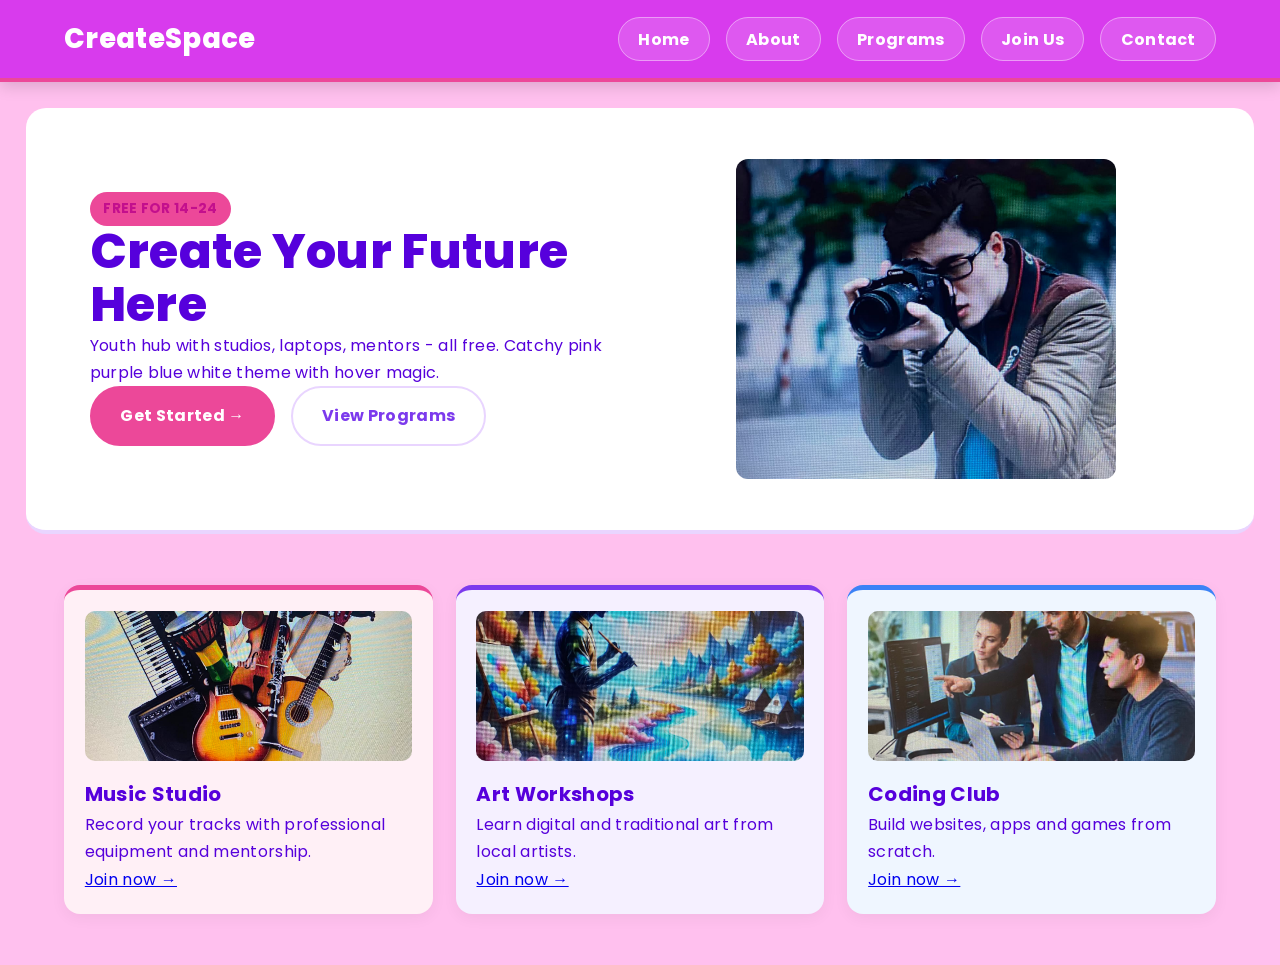
<file: CreateSpace/index.html>
<!DOCTYPE html>
<html lang="en">
<head>
  <meta charset="UTF-8">
  <meta name="viewport" content="width=device-width, initial-scale=1.0">
  <title>CreateSpace Youth Hub - Home</title>
  <!-- 2.5 External CSS link - external stylesheet only -->
  <link rel="stylesheet" href="css_assets/myfirststyles.css">
  <link href="https://fonts.googleapis.com/css2?family=Poppins:wght@400;700;800&display=swap" rel="stylesheet">
</head>
<body>
  <!-- Header: Flexbox layout -->
  <header class="site-header">
    <div class="brand-name"> CreateSpace</div>
    <nav aria-label="Main navigation">
      <ul class="main-menu">
        <!-- Navigation links with hover focus active visual styles -->
        <li><a href="index.html">Home</a></li>
        <li><a href="about.html">About</a></li>
        <li><a href="products.html">Programs</a></li>
        <li><a href="enquiries.html">Join Us</a></li>
        <li><a href="contact.html">Contact</a></li>
      </ul>
    </nav>
  </header>

  <!-- Hero Section -->
  <section class="hero-section">
    <div class="hero-content">
      <!-- Tag badge with gradient -->
      <span class="top-tag">FREE FOR 14-24</span>
      <!--  Typography heading with gradient -->
      <h1>Create Your <span class="gradient-word">Future</span> Here</h1>
      <p class="intro-text">Youth hub with studios, laptops, mentors - all free. Catchy pink purple blue white theme with hover magic.</p>
      <div style="display:flex; gap:1em; flex-wrap:wrap;">
        <a href="enquiries.html" class="action-btn pink-btn">Get Started →</a>
        <a href="products.html" class="action-btn light-btn">View Programs</a>
      </div>
    </div>
    <div class="hero-visual">
      <!--  Responsive Images -->
      <picture>
        <source media="(max-width:480px)" srcset="images/photography.jpg 480w">
        <source media="(max-width:768px)" srcset="images/photography.jpg 768w">
        <img src="images/photography.jpg" 
             alt="Youth creator with camera" 
             sizes="(max-width:480px) 90vw, (max-width:768px) 80vw, 400px">
      </picture>
    </div>
  </section>

  <!-- Cards Grid-->
  <section class="card-grid">
    <div class="content-card">
      <img src="images/music.jpg" alt="Music studio" srcset="images/music.jpg 400w, images/music.jpg 800w" sizes="(max-width:768px) 100vw, 33vw">
      <h2>Music Studio</h2>
      <p>Record your tracks with professional equipment and mentorship.</p>
      <a href="enquiries.html" class="card-link">Join now →</a>
    </div>
    <!-- Card 2 -->
    <div class="content-card">
      <img src="images/art.jpg" alt="Art workshop" srcset="images/art.jpg 400w, images/art.jpg 800w" sizes="(max-width:768px) 100vw, 33vw">
      <h2> Art Workshops</h2>
      <p>Learn digital and traditional art from local artists.</p>
      <a href="enquiries.html" class="card-link">Join now →</a>
    </div>
    <!-- Card 3 -->
    <div class="content-card">
      <img src="images/coding.jpg" alt="Coding club" srcset="images/coding.jpg 400w, images/coding.jpg 800w" sizes="(max-width:768px) 100vw, 33vw">
      <h2> Coding Club</h2>
      <p>Build websites, apps and games from scratch.</p>
      <a href="enquiries.html" class="card-link">Join now →</a>
    </div>
  </section>
</body>
</html>
</file>
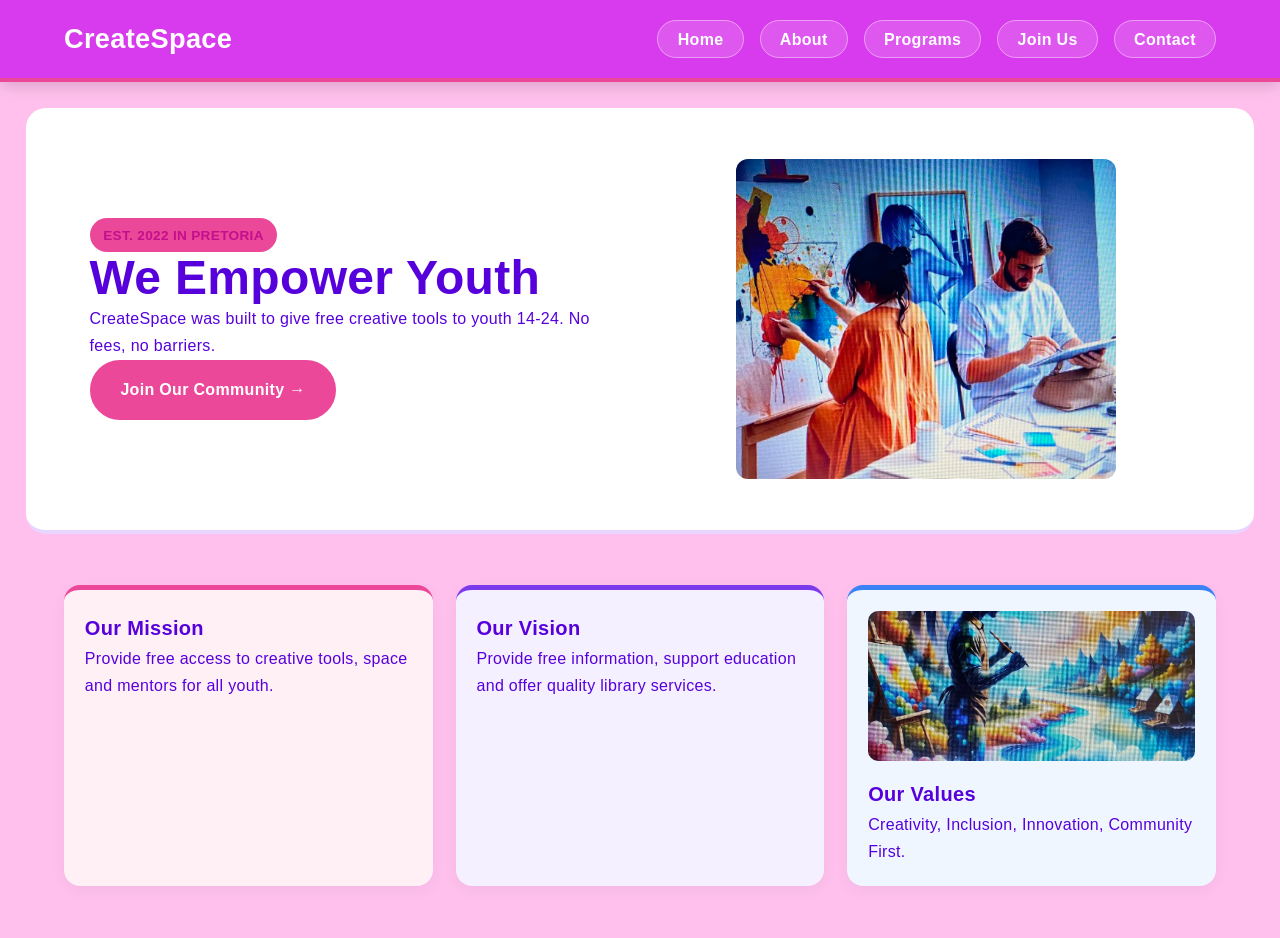
<file: CreateSpace/about.html>
<!DOCTYPE html>
<html lang="en">
<head>
  <meta charset="UTF-8"><meta name="viewport" content="width=device-width, initial-scale=1.0">
  <title>About - CreateSpace</title>
  <link rel="stylesheet" href="css_assets/myfirststyles.css">
</head>
<body>
  <!-- Header with Flexbox  -->
  <header class="site-header">
    <div class="brand-name"> CreateSpace</div>
    <nav aria-label="Main navigation">
      <ul class="main-menu">
        <li><a href="index.html">Home</a></li>
        <li><a href="about.html">About</a></li>
        <li><a href="products.html">Programs</a></li>
        <li><a href="enquiries.html">Join Us</a></li>
        <li><a href="contact.html">Contact</a></li>
      </ul>
    </nav>
  </header>

  <!-- Hero Grid - uses grid-template-areas -->
  <section class="hero-section">
    <div class="hero-content">
      <span class="top-tag">EST. 2022 IN PRETORIA</span>
      <h1>We Empower <span class="gradient-word">Youth</span></h1>
      <p class="intro-text">CreateSpace was built to give free creative tools to youth 14-24. No fees, no barriers.</p>
      <a href="enquiries.html" class="action-btn pink-btn">Join Our Community →</a>
    </div>
    <div class="hero-visual">
      <!-- Responsive image with srcset -->
      <img src="images/photo.jpg" alt="Youth group" srcset="images/photo.jpg 480w, images/photo.jpg 800w" sizes="(max-width:768px) 90vw, 400px">
    </div>
  </section>

  <!-- Breakpoints -->
  <section class="card-grid">
    <div class="content-card">
      <h2> Our Mission</h2>
      <p>Provide free access to creative tools, space and mentors for all youth.</p>
    </div>
    <div class="content-card">
      <h2> Our Vision</h2>
      <p>Provide free information, support education and offer quality library services.</p>
    </div>
    <div class="content-card">
      <img src="images/art.jpg" alt="Values" srcset="images/art.jpg 400w, images/art.jpg 800w" sizes="(max-width:768px) 100vw, 33vw">
      <h2> Our Values</h2>
      <p>Creativity, Inclusion, Innovation, Community First.</p>
    </div>
  </section>
</body>
</html>
</file>
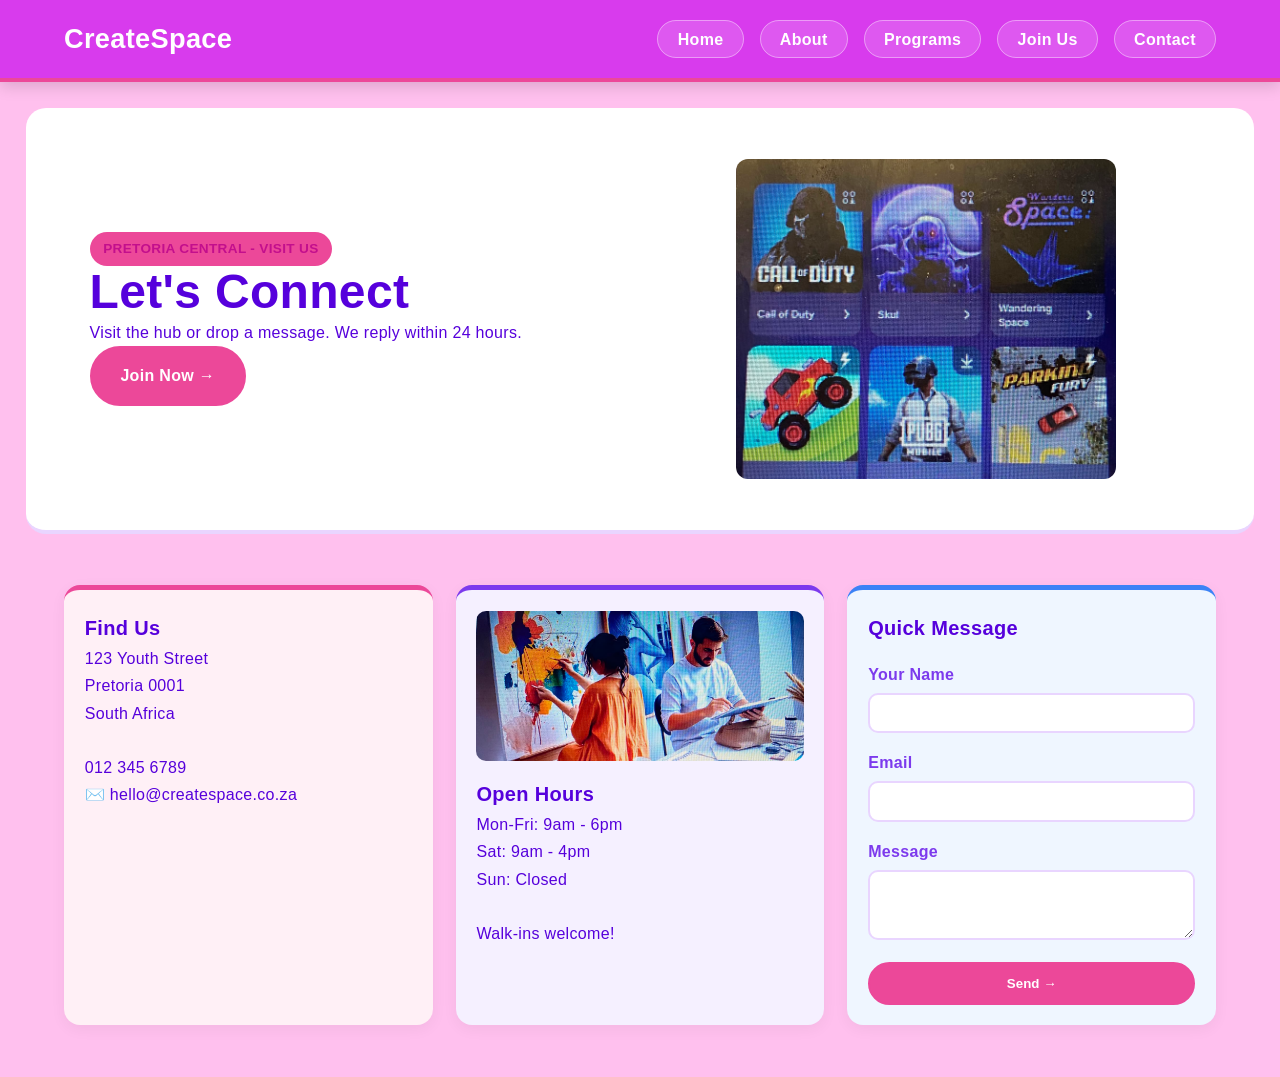
<file: CreateSpace/contact.html>
<!DOCTYPE html>
<html lang="en">
<head>
  <meta charset="UTF-8"><meta name="viewport" content="width=device-width, initial-scale=1.0">
  <title>Contact - CreateSpace</title>
  <link rel="stylesheet" href="css_assets/myfirststyles.css">
</head>
<body>
  <!-- Header with Flexbox -->
  <header class="site-header">
    <div class="brand-name"> CreateSpace</div>
    <nav aria-label="Main navigation">
      <ul class="main-menu">
        <li><a href="index.html">Home</a></li>
        <li><a href="about.html">About</a></li>
        <li><a href="products.html">Programs</a></li>
        <li><a href="enquiries.html">Join Us</a></li>
        <li><a href="contact.html">Contact</a></li>
      </ul>
    </nav>
  </header>

  <!-- Hero with Grid template areas -->
  <section class="hero-section">
    <div class="hero-content">
      <span class="top-tag">PRETORIA CENTRAL - VISIT US</span>
      <h1>Let's <span class="gradient-word">Connect</span></h1>
      <p class="intro-text">Visit the hub or drop a message. We reply within 24 hours.</p>
      <a href="enquiries.html" class="action-btn pink-btn">Join Now →</a>
    </div>
    <div class="hero-visual"><img src="images/gaming.jpg" alt="Contact" srcset="images/gaming.jpg 400w, images/gaming.jpg 800w" sizes="400px">
    </div>
  </section>

  <!-- Contact grid - 3 columns desktop, 1 column mobile -->
  <section class="card-grid">
    <div class="content-card">
      <h2> Find Us</h2>
      <p>123 Youth Street<br>Pretoria 0001<br>South Africa<br>
        <br> 012 345 6789<br>✉️ hello@createspace.co.za</p>
      </div>
    <div class="content-card">
      <img src="images/photo.jpg" alt="Our hub" srcset="images/photo.jpg 400w, images/photo.jpg 800w" sizes="(max-width:768px) 100vw, 33vw">
      <h2> Open Hours</h2>
      <p>Mon-Fri: 9am - 6pm<br>Sat: 9am - 4pm<br>Sun: Closed<br>
        <br>Walk-ins welcome!</p>
      </div>
    <div class="content-card form-wrap">
      <h2> Quick Message</h2>
      <form onsubmit="alert('Message sent!'); return false;">
        <label>Your Name</label>
        <input type="text" required>
        <label>Email</label>
        <input type="email" required>
        <label>Message</label>
        <textarea rows="3" required>
     </textarea>
        <button type="submit" class="action-btn pink-btn full-width">Send →</button>
      </form>
    </div>
  </section>
</body>
</html>
</file>
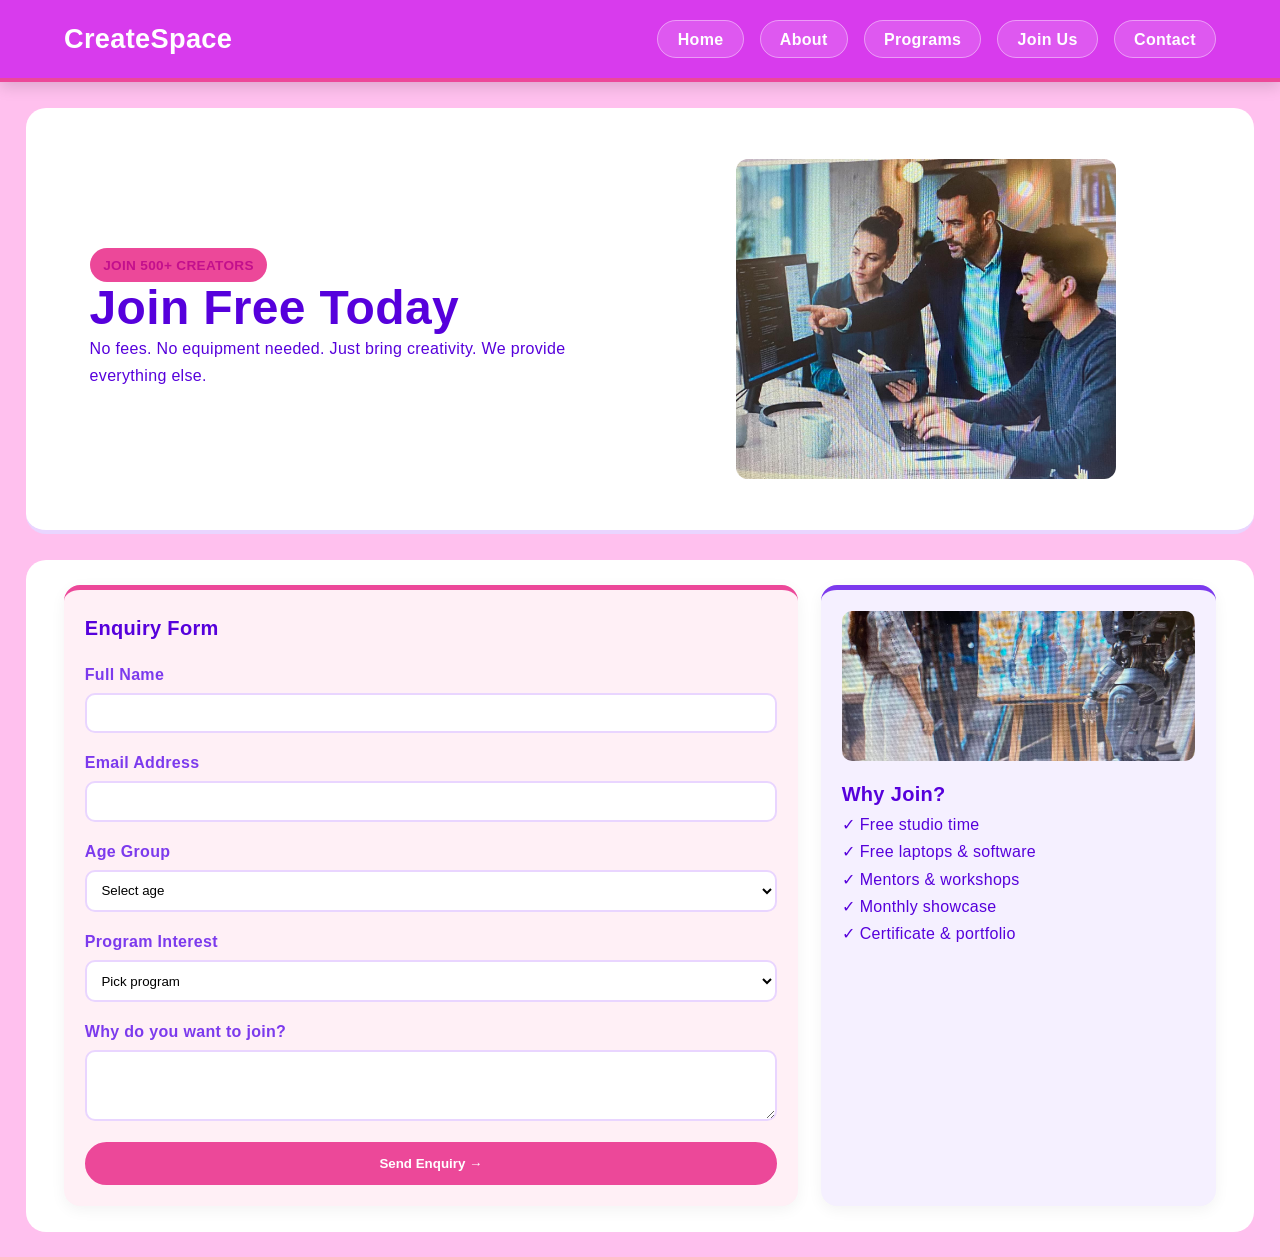
<file: CreateSpace/enquiries.html>
<!DOCTYPE html>
<html lang="en">
<head>
  <meta charset="UTF-8"><meta name="viewport" content="width=device-width, initial-scale=1.0">
  <title>Join Us - CreateSpace</title>
  <link rel="stylesheet" href="css_assets/myfirststyles.css">
</head>
<body>
  <!-- Header -->
  <header class="site-header">
    <div class="brand-name"> CreateSpace</div>
    <nav aria-label="Main navigation">
      <ul class="main-menu">
        <li><a href="index.html">Home</a></li>
        <li><a href="about.html">About</a></li>
        <li><a href="products.html">Programs</a></li>
        <li><a href="enquiries.html">Join Us</a></li>
        <li><a href="contact.html">Contact</a></li>
      </ul>
    </nav>
  </header>

  <!-- Hero -->
  <section class="hero-section">
    <div class="hero-content">
      <span class="top-tag">JOIN 500+ CREATORS</span>
      <h1>Join <span class="gradient-word">Free</span> Today</h1>
      <p class="intro-text">No fees. No equipment needed. Just bring creativity. We provide everything else.</p>
    </div>
    <div class="hero-visual">
      <img src="images/coding.jpg" alt="Join us" srcset="images/coding.jpg 400w, images/coding.jpg 800w" sizes="400px">
    </div>
  </section>

  <!-- Split grid -->
  <section class="split-grid">
    <!-- Form card with focus states -->
    <div class="content-card form-wrap">
      <h2> Enquiry Form</h2>
      <form onsubmit="alert('Thanks! Your enquiry sent'); return false;">
        <!-- Form fields with labels -->
        <label>Full Name</label>
        <input type="text" required>
        <label>Email Address</label>
        <input type="email" required>
        <label>Age Group</label>
        <select required>
          <option value="">Select age</option>
          <option>14-16</option>
          <option>17-19</option>
          <option>20-24</option>
        </select>
        <label>Program Interest</label>
        <select required>
          <option value="">Pick program</option>
          <option>Music Studio</option>
          <option>Art Workshops</option>
          <option>Coding Club</option>
          <option>Gaming</option>
          <option>Photography</option>
          <option>AI Lab</option>
        </select>
        <label>Why do you want to join?</label>
        <textarea rows="3" placeholder="Tell us...">

        </textarea>
        <button type="submit" class="action-btn pink-btn full-width">Send Enquiry →</button>
      </form>
    </div>
    <div class="content-card">
      <!--  picture element for responsive images -->
      <picture>
        <source media="(max-width:480px)" srcset="images/ai.jpg 480w">
        <source media="(max-width:768px)" srcset="images/ai.jpg 768w">
        <img src="images/ai.jpg" alt="Future tech" srcset="images/ai.jpg 400w, images/ai.jpg 800w" sizes="(max-width:768px) 100vw, 300px">
      </picture>
      <h2> Why Join?</h2>
      <p>✓ Free studio time<br>✓ Free laptops & software<br>✓ Mentors & workshops<br>✓ Monthly showcase<br>✓ Certificate & portfolio</p>
    </div>
  </section>
</body>
</html>
</file>
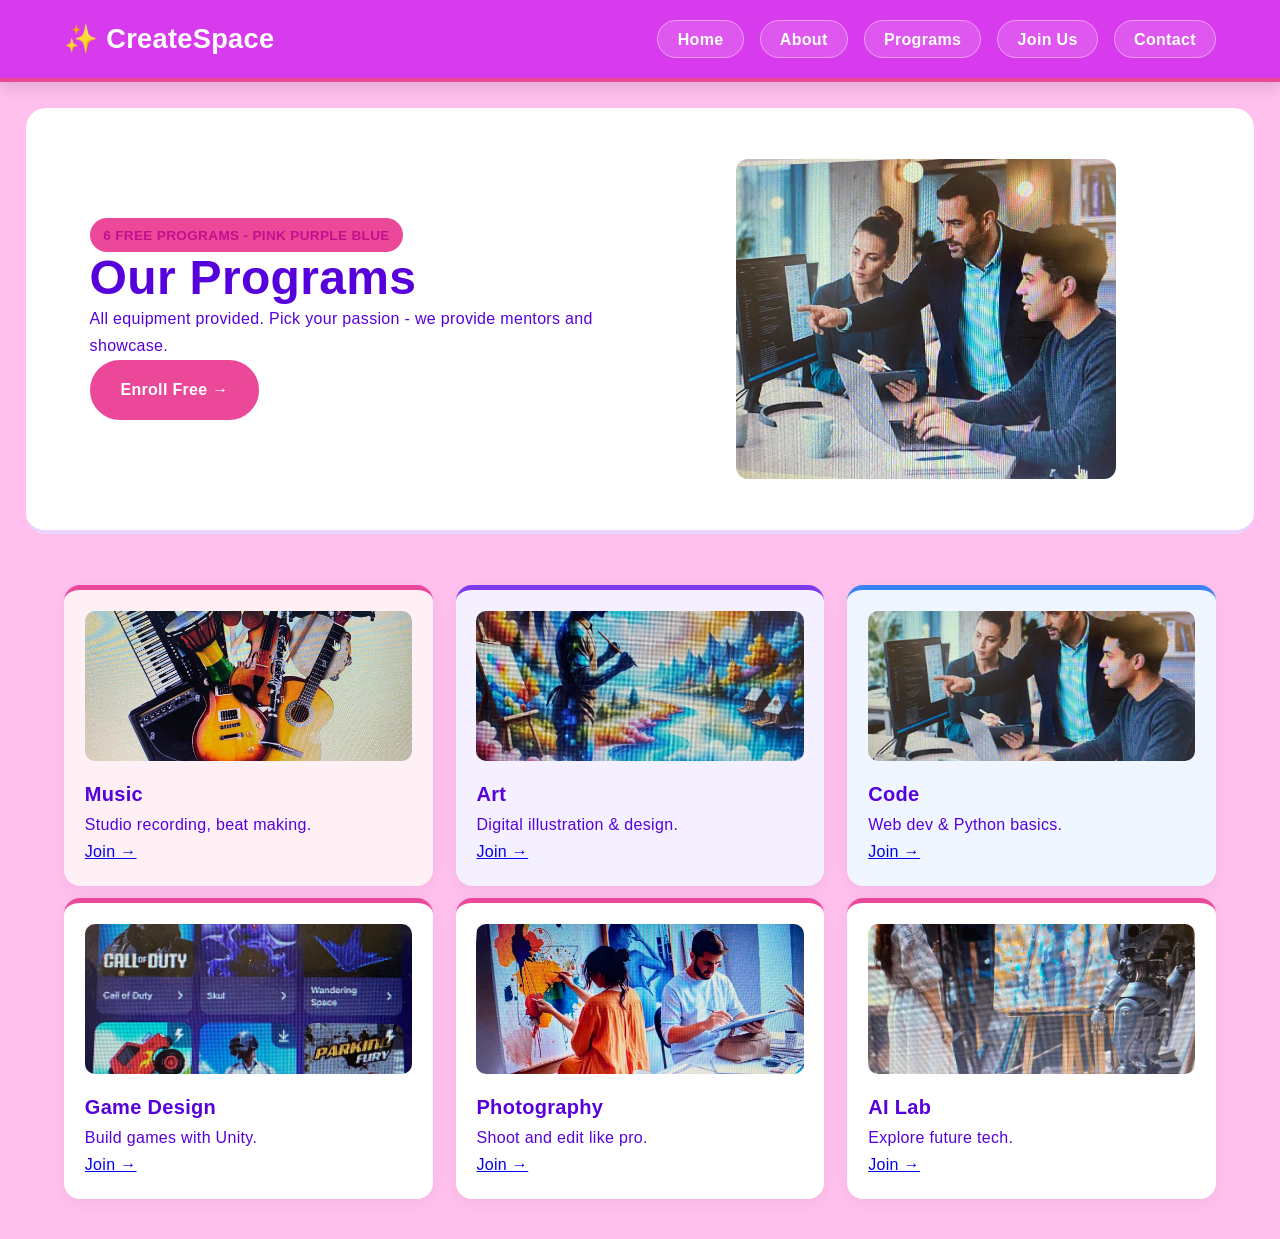
<file: CreateSpace/products.html>
<!DOCTYPE html>
<html lang="en">
<head>
  <meta charset="UTF-8"><meta name="viewport" content="width=device-width, initial-scale=1.0">
  <title>Programs - CreateSpace</title>
  <link rel="stylesheet" href="css_assets/myfirststyles.css">
</head>
<body>
  <!-- Header Flexbox -->
  <header class="site-header">
    <div class="brand-name">✨ CreateSpace</div>
    <nav aria-label="Main navigation">
      <ul class="main-menu"><li>
        <a href="index.html">Home</a></li>
        <li><a href="about.html">About</a></li>
        <li><a href="products.html">Programs</a></li>
        <li><a href="enquiries.html">Join Us</a></li>
        <li><a href="contact.html">Contact</a></li></ul>
      </nav>
  </header>

  <!-- Hero Grid -->
  <section class="hero-section">
    <div class="hero-content">
      <span class="top-tag">6 FREE PROGRAMS - PINK PURPLE BLUE</span>
      <h1>Our <span class="gradient-word">Programs</span></h1>
      <p class="intro-text">All equipment provided. Pick your passion - we provide mentors and showcase.</p>
      <a href="enquiries.html" class="action-btn pink-btn">Enroll Free →</a>
    </div>
    <div class="hero-visual">
      <img src="images/coding.jpg" alt="Programs overview" srcset="images/coding.jpg 400w, images/coding.jpg 800w" sizes="400px">
    </div>
  </section>

  <!-- Programs grid -->
  <section class="card-grid">
    <!-- Each card has srcset sizes for responsive images -->
    <div class="content-card">
      <img src="images/music.jpg" srcset="images/music.jpg 400w, images/music.jpg 800w" sizes="(max-width:768px) 100vw, 33vw" alt="Music">
      <h2> Music</h2>
      <p>Studio recording, beat making.</p>
      <a href="enquiries.html" class="card-link">Join →</a>
    </div>
    <div class="content-card">
      <img src="images/art.jpg" srcset="images/art.jpg 400w, images/art.jpg 800w" sizes="(max-width:768px) 100vw, 33vw" alt="Art">
      <h2> Art</h2>
      <p>Digital illustration & design.</p>
      <a href="enquiries.html" class="card-link">Join →</a>
    </div>
    <div class="content-card">
      <img src="images/coding.jpg" srcset="images/coding.jpg 400w, images/coding.jpg 800w" sizes="(max-width:768px) 100vw, 33vw" alt="Code">
      <h2> Code</h2>
      <p>Web dev & Python basics.</p>
      <a href="enquiries.html" class="card-link">Join →</a>
    </div>
    <div class="content-card">
      <img src="images/gaming.jpg" srcset="images/gaming.jpg 400w, images/gaming.jpg 800w" sizes="(max-width:768px) 100vw, 33vw" alt="Gaming">
      <h2> Game Design</h2>
      <p>Build games with Unity.</p>
      <a href="enquiries.html" class="card-link">Join →</a>
    </div>
    <div class="content-card">
      <img src="images/photo.jpg" srcset="images/photo.jpg 400w, images/photo.jpg 800w" sizes="(max-width:768px) 100vw, 33vw" alt="Photo">
      <h2> Photography</h2>
      <p>Shoot and edit like pro.</p>
      <a href="enquiries.html" class="card-link">Join →</a>
    </div>
    <div class="content-card">
      <img src="images/ai.jpg" srcset="images/ai.jpg 400w, images/ai.jpg 800w" sizes="(max-width:768px) 100vw, 33vw" alt="AI">
      <h2> AI Lab</h2>
      <p>Explore future tech.</p>
      <a href="enquiries.html" class="card-link">Join →</a>
    </div>
  </section>
</body>
</html>
</file>
<file: CreateSpace/css_assets/myfirststyles.css>
* { margin:0; padding:0; box-sizing:border-box; }
html { font-size:16px; }
body {
  /*  Typography */
  font-family:'Poppins', sans-serif; /* font-family */
  font-size:1rem; /* font-size rem */
  font-weight:400; /* font-weight */
  line-height:1.7; /* line-height */
  letter-spacing:0.02em; /* letter-spacing */
  color:lch(29.13% 115.08 306.37); /* color */
  background:rgb(255, 192, 238); 
}

/* Headings */
h1 { font-size:3rem; font-weight:800; line-height:1.1; }
h2 { font-size:1.25rem; font-weight:700; }

/* NAV */
.site-header {
  display:flex; /*  flex */
  flex-direction:row; /* direction */
  justify-content:space-between; /* space between */
  align-items:center; /* center */
  padding:1em 5%; /* em % */
  width:100%; /* % */
  background:hwb(293 23% 7%); 
  border-bottom:4px solid #ec4899;
  box-shadow:0 4px 15px rgba(0,0,0,0.15);
  position:sticky; top:0; z-index:99;
}
.brand-name { font-size:1.7rem; font-weight:800; color:#fff; }
.main-menu { display:flex; gap:1rem; list-style:none; }
.main-menu a {
  text-decoration:none; font-weight:700; padding:0.6em 1.2em; border-radius:30px;
  color:#fff; background:rgba(255,255,255,0.15); border:1px solid rgba(255,255,255,0.4);
}
.main-menu a:hover { background:#fff; color:#7c3aed; } /* hover */
.main-menu a:focus { outline:2px solid #fff; }
.main-menu a:active { background:#ec4899; }

/* HERO  */
.hero-section {
  display:grid; /*  grid */
  grid-template-areas:"content visual"; /* areas */
  grid-template-columns:1fr 1fr;
  gap:4%; padding:4% 5%; align-items:center;
  background:#ffffff; /* clean white */
  border-radius:20px; margin:2% auto; width:96%;
  border-bottom:4px solid #e9d5ff;
}
.hero-content { grid-area:content; }
.hero-visual { grid-area:visual; display:flex; justify-content:center; }
.top-tag { background:#ec4899; color:lch(44.32% 72.89 343.9); padding:0.4em 1em; border-radius:20px; font-size:0.85rem; font-weight:700; display:inline-block; }

/* Buttons */
.action-btn { display:inline-block; text-decoration:none; padding:0.9em 1.8em; border-radius:30px; font-weight:700; }
.pink-btn { background:#ec4899; color:#fff; border:2px solid #ec4899; }
.light-btn { background:#fff; color:#7c3aed; border:2px solid #e9d5ff; }
.full-width { width:100%; margin-top:1em; text-align:center; }
.flex-row { display:flex; gap:1em; flex-wrap:wrap; }
.pink-btn:hover { background:#7c3aed; border-color:#7c3aed; }
.light-btn:hover { background:#fdf2f8; border-color:#ec4899; }
.pink-btn:focus, .light-btn:focus { outline:3px solid #3b82f6; }

/* GRIDS */
.card-grid { display:grid; grid-template-columns:repeat(3,1fr); gap:2%; padding:2% 3%; width:96%; background:transparent; margin:2% auto; }
.split-grid { display:grid; grid-template-columns:1.3fr 0.7fr; gap:2%; padding:2% 3%; width:96%; background:#ffffff; border-radius:20px; margin:2% auto; }

/* Images */
img { max-width:100%; display:block; border-radius:12px; }
.hero-visual img { width:100%; max-width:380px; height:320px; max-height:320px; object-fit:cover; }
.content-card img { width:100%; height:150px; max-height:150px; object-fit:cover; border-radius:10px; margin-bottom:1em; }

/* MISSION VISION VALUES  */
.content-card {
  background:#fff; border-radius:16px; padding:1.3em;
  border-top:5px solid #ec4899;
  box-shadow:0 4px 15px rgba(0,0,0,0.05);
}
.content-card:nth-child(1) { background:#fff0f6; border-top-color:#ec4899; } /* Mission  */
.content-card:nth-child(2) { background:#f5f0ff; border-top-color:#7c3aed; } /* Vision  */
.content-card:nth-child(3) { background:#eff6ff; border-top-color:#3b82f6; } /* Values  */
.content-card:hover { transform:translateY(-5px); box-shadow:0 10px 25px rgba(0,0,0,0.08); }

/* Form */
.form-wrap label { display:block; font-weight:700; margin:1em 0 0.3em; color:#7c3aed; }
.form-wrap input, .form-wrap select, .form-wrap textarea { width:100%; padding:0.8em; border-radius:10px; border:2px solid #e9d5ff; background:#fff; }
.form-wrap input:focus { border-color:#ec4899; outline:none; }

/* Footer  */
footer { background:#7c3aed; color:#fff; padding:2% 5%; text-align:center; margin-top:3%; border-radius:20px 20px 0 0; }

/* Breakpoints - FOR CARDS */
@media screen and (max-width:768px) {
  .site-header { flex-direction:column; gap:1em; }
  .card-grid { grid-template-columns:1fr 1fr; gap:3%; }
  .split-grid { grid-template-columns:1fr; }
  .hero-section { grid-template-columns:1fr; }
}

@media screen and (max-width:480px) {
  .card-grid { grid-template-columns:1fr; }
  .main-menu { flex-direction:column; width:100%; }
  .main-menu a { width:100%; text-align:center; }
  h1 { font-size:2rem; }
}
</file>
